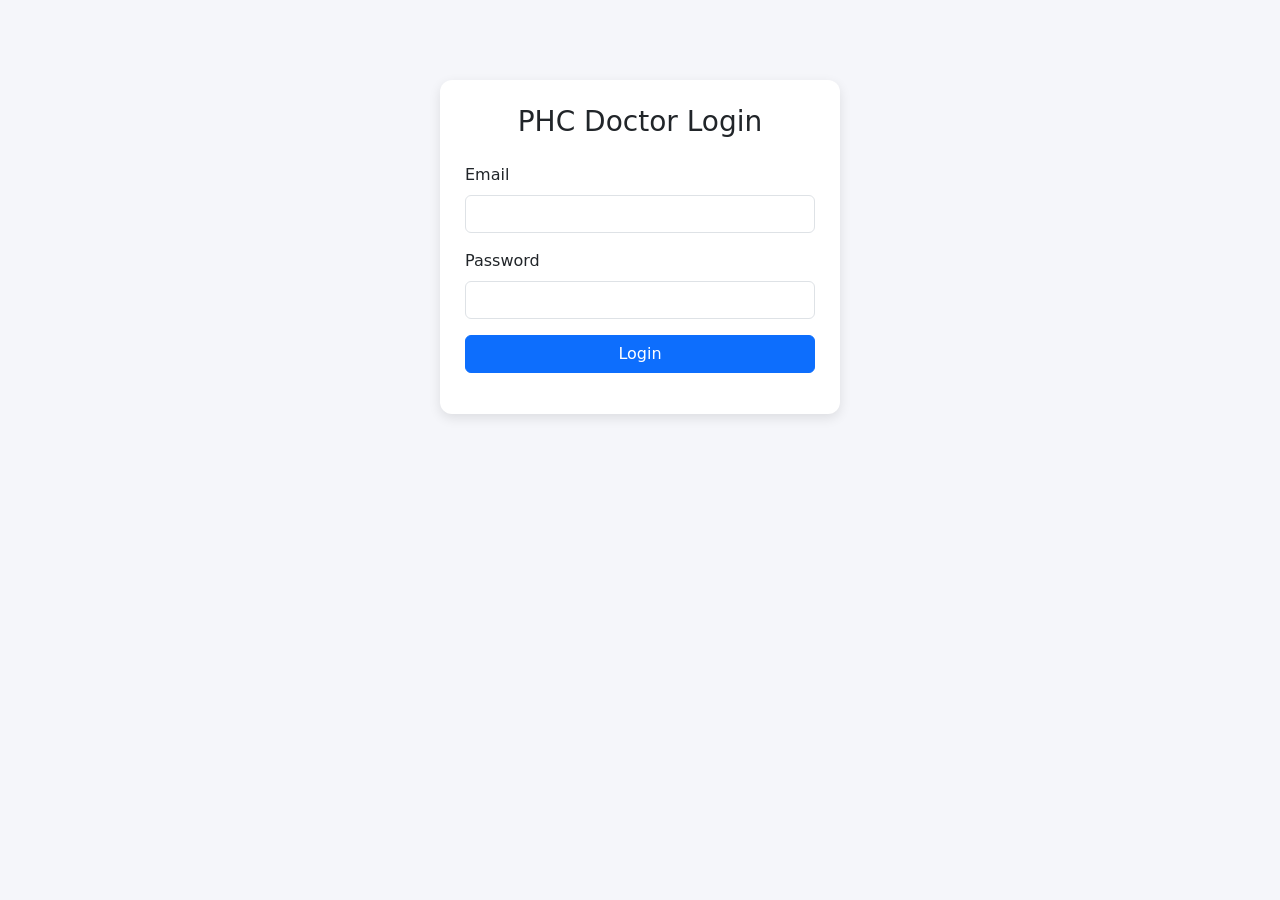
<file: index.html>
<!DOCTYPE html>
<html lang="en">
<head>
    <meta charset="UTF-8">
    <meta name="viewport" content="width=device-width, initial-scale=1.0">
    <title>PHC Doctor Login</title>

    <!-- Bootstrap CDN -->
    <link href="https://cdn.jsdelivr.net/npm/bootstrap@5.3.3/dist/css/bootstrap.min.css" rel="stylesheet">

    <!-- Custom CSS -->
    <style>
        body {
            background-color: #f5f6fa;
        }
        .login-card {
            max-width: 400px;
            margin: 80px auto;
            padding: 25px;
            border-radius: 12px;
            box-shadow: 0 4px 12px rgba(0,0,0,0.1);
            background: white;
        }
    </style>
</head>
<body>

<div class="container">
    <div class="login-card">
        <h3 class="text-center mb-4">PHC Doctor Login</h3>

        <form id="loginForm">
            <div class="mb-3">
                <label class="form-label">Email</label>
                <input type="email" class="form-control" id="email" required>
            </div>

            <div class="mb-3">
                <label class="form-label">Password</label>
                <input type="password" class="form-control" id="password" required>
            </div>

            <button type="submit" class="btn btn-primary w-100">Login</button>
        </form>

        <p id="message" class="text-center mt-3"></p>
    </div>
</div>

<script src="config.js"></script>
<script>
document.getElementById("loginForm").addEventListener("submit", async function(e) {
    e.preventDefault();

    const email = document.getElementById("email").value;
    const password = document.getElementById("password").value;

    try {
        const response = await fetch(`${API_BASE_URL}/auth/login`, {
            method: "POST",
            headers: {
                "Content-Type": "application/json"
            },
            body: JSON.stringify({ email, password })
        });

        const data = await response.json();

        if (!response.ok) {
            document.getElementById("message").innerText = data.message || "Login failed";
            document.getElementById("message").className = "text-danger text-center mt-3";
            return;
        }

        // ✅ Store data
        localStorage.setItem("doctorId", data.doctorId);
        localStorage.setItem("doctorName", data.name);
        localStorage.setItem("role", data.role);

        document.getElementById("message").innerText = "Login successful";
        document.getElementById("message").className = "text-success text-center mt-3";

        // ✅ Redirect based on role
        setTimeout(() => {
            if (data.role === "ADMIN") {
                window.location.href = "ddhcDashboard.html";
            } else {
                window.location.href = "docDashboard.html";
            }
        }, 800);

    } catch (error) {
        console.error(error);
        document.getElementById("message").innerText = "Server error";
        document.getElementById("message").className = "text-danger text-center mt-3";
    }
});
</script>
</body>
</html>
</file>
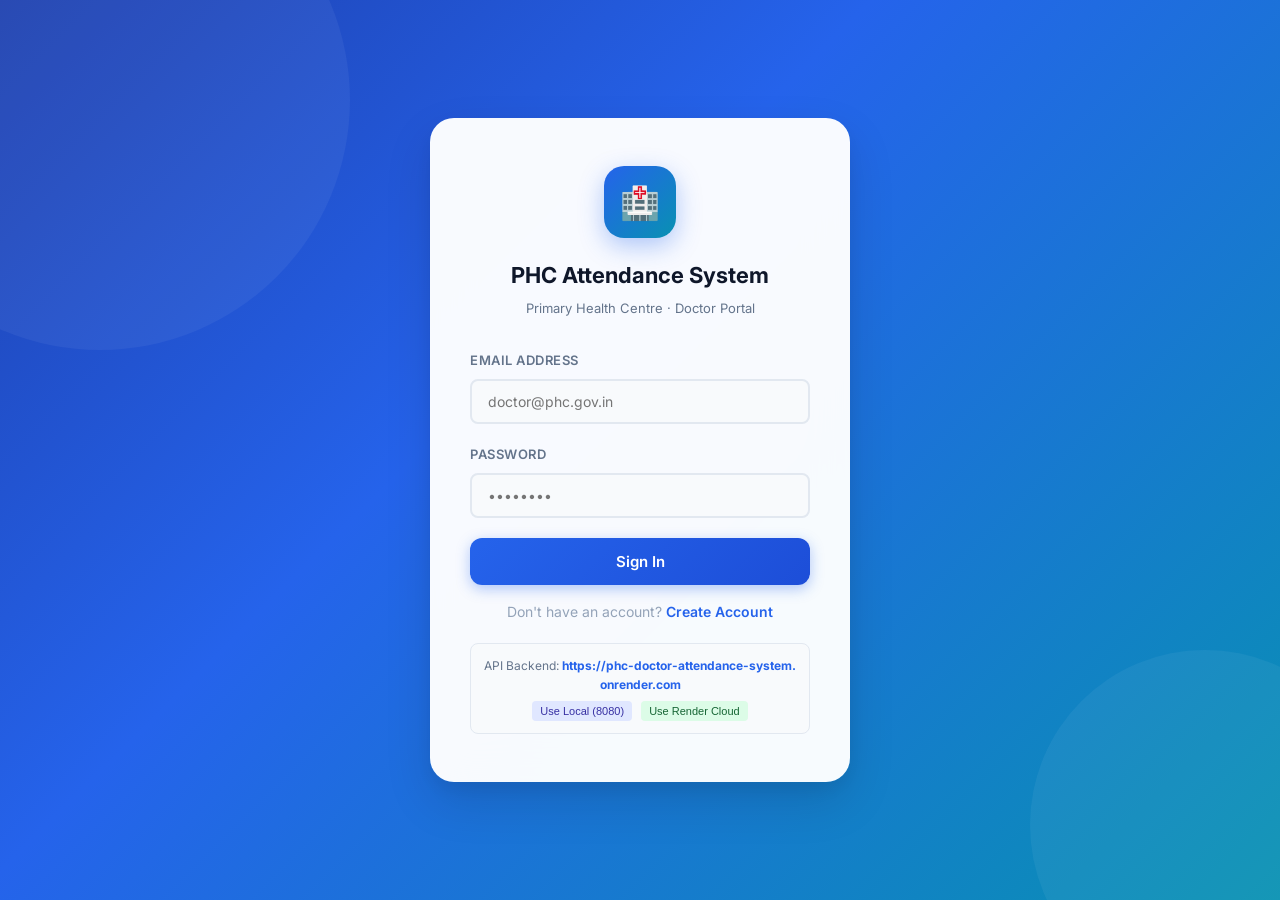
<file: frontend/index.html>
<!DOCTYPE html>
<html lang="en">
<head>
  <meta charset="UTF-8">
  <meta name="viewport" content="width=device-width, initial-scale=1.0">
  <title>PHC Doctor Attendance System - Login</title>
  <meta name="description" content="Login to PHC Doctor Attendance System - Geo-fenced attendance tracking for doctors.">
  <link rel="manifest" href="manifest.json">
  <meta name="theme-color" content="#2563eb">
  <link rel="stylesheet" href="style.css">
</head>
<body>

<div class="login-wrapper">
  <div class="login-card">
    <div class="login-logo">🏥</div>
    <h1 class="login-title">PHC Attendance System</h1>
    <p class="login-subtitle">Primary Health Centre · Doctor Portal</p>

    <form id="loginForm">
      <div class="form-group">
        <label class="form-label" for="email">Email Address</label>
        <input type="email" class="form-control" id="email" placeholder="doctor@phc.gov.in" required>
      </div>

      <div class="form-group">
        <label class="form-label" for="password">Password</label>
        <input type="password" class="form-control" id="password" placeholder="••••••••" required>
      </div>

      <button type="submit" class="btn btn-primary btn-full btn-lg" id="loginBtn">
        Sign In
      </button>

      <p class="text-center mt-3 text-muted" style="font-size:14px;">
        Don't have an account? <a href="register.html" style="color:var(--primary); font-weight:600; text-decoration:none;">Create Account</a>
      </p>
    </form>

    <div class="alert alert-danger" id="errorMsg"></div>
    <div class="alert alert-success" id="successMsg"></div>

    <div style="margin-top:20px; padding:12px; background:#f8fafc; border:1px solid #e2e8f0; border-radius:8px; font-size:12px; text-align:center;">
      <span style="color:#64748b;">API Backend: </span>
      <strong id="connectedApiLabel" style="color:#2563eb; word-break:break-all;">Detecting...</strong>
      <div style="margin-top:6px;">
        <button type="button" onclick="switchBackend('http://localhost:8080')" style="background:#e0e7ff; color:#3730a3; border:none; padding:4px 8px; border-radius:4px; font-size:11px; cursor:pointer; margin-right:6px;">Use Local (8080)</button>
        <button type="button" onclick="switchBackend('https://phc-doctor-attendance-system.onrender.com')" style="background:#dcfce7; color:#166534; border:none; padding:4px 8px; border-radius:4px; font-size:11px; cursor:pointer;">Use Render Cloud</button>
      </div>
    </div>
  </div>
</div>

<script src="config.js"></script>
<script>
document.getElementById("loginForm").addEventListener("submit", async function(e) {
  e.preventDefault();

  const email    = document.getElementById("email").value;
  const password = document.getElementById("password").value;
  const btn      = document.getElementById("loginBtn");
  const errorMsg   = document.getElementById("errorMsg");
  const successMsg = document.getElementById("successMsg");

  errorMsg.classList.remove("show");
  successMsg.classList.remove("show");

  btn.innerHTML = '<span class="spinner"></span> Signing in...';
  btn.disabled = true;

  let deviceId = getSafeStorage("PHC_DEVICE_ID");
  if (!deviceId || API_BASE_URL.includes("onrender.com")) {
    deviceId = "DEV_TEST_RENDER";
    setSafeStorage("PHC_DEVICE_ID", deviceId);
  }

  try {
    const response = await fetch(`${API_BASE_URL}/auth/login`, {
      method: "POST",
      headers: { "Content-Type": "application/json" },
      body: JSON.stringify({ email, password, deviceId })
    });

    const data = await response.json();

    if (!response.ok) {
      const errorText = data.error || data.message || "Invalid email or password";
      if (errorText.includes("Device binding")) {
        try {
          await fetch(`${API_BASE_URL}/auth/reset-device-binding`, {
            method: "POST",
            headers: { "Content-Type": "application/json" },
            body: JSON.stringify({ email })
          });
          const candidateIds = ["DEV_TEST_RENDER", deviceId, null];
          for (let candId of candidateIds) {
            const bodyObj = { email, password };
            if (candId) bodyObj.deviceId = candId;
            const retryRes = await fetch(`${API_BASE_URL}/auth/login`, {
              method: "POST",
              headers: { "Content-Type": "application/json" },
              body: JSON.stringify(bodyObj)
            });
            const retryData = await retryRes.json();
            if (retryRes.ok) {
              setSafeStorage("doctorId",   retryData.doctorId);
              setSafeStorage("doctorName", retryData.name);
              setSafeStorage("role",       (retryData.role || "DOCTOR").toUpperCase());
              if (retryData.token) setSafeStorage("authToken", retryData.token);
              if (candId) setSafeStorage("PHC_DEVICE_ID", candId);
              successMsg.textContent = "Login successful! Redirecting...";
              successMsg.classList.add("show");
              setTimeout(() => {
                window.location.href = (retryData.role || "").toUpperCase() === "ADMIN" ? "ddhcDashboard.html" : "docDashboard.html";
              }, 800);
              return;
            }
          }
        } catch (unbindErr) {}
      }
      errorMsg.textContent = errorText;
      errorMsg.classList.add("show");
      btn.innerHTML = "Sign In";
      btn.disabled = false;
      return;
    }

    setSafeStorage("doctorId",   data.doctorId);
    setSafeStorage("doctorName", data.name);
    setSafeStorage("role",       (data.role || "DOCTOR").toUpperCase());
    if (data.token) setSafeStorage("authToken", data.token);

    successMsg.textContent = "Login successful! Redirecting...";
    successMsg.classList.add("show");

    setTimeout(() => {
      window.location.href = (data.role || "").toUpperCase() === "ADMIN" ? "ddhcDashboard.html" : "docDashboard.html";
    }, 800);

  } catch (error) {
    console.error(error);
    errorMsg.textContent = "Unable to reach backend server (" + API_BASE_URL + "). If using Render Cloud, please wait ~20s for cold-start.";
    errorMsg.classList.add("show");
    btn.innerHTML = "Sign In";
    btn.disabled = false;
  }
});

document.getElementById("connectedApiLabel").innerText = API_BASE_URL;

function switchBackend(url) {
  if (window.location.protocol === "https:" && url.startsWith("http://")) {
    alert("Browser Security Warning: HTTPS pages (like GitHub Pages) block HTTP requests to localhost due to Mixed Content security rules. To test local backend (8080), please open the app via local file:// or http://localhost.");
    return;
  }
  setSafeStorage("API_BASE_URL", url);
  window.location.reload();
}

if ('serviceWorker' in navigator) {
  window.addEventListener('load', () => {
    navigator.serviceWorker.register('sw.js')
      .then(reg => console.log('PWA ServiceWorker active:', reg.scope))
      .catch(err => console.log('ServiceWorker registration failed:', err));
  });
}
</script>
</body>
</html>
</file>
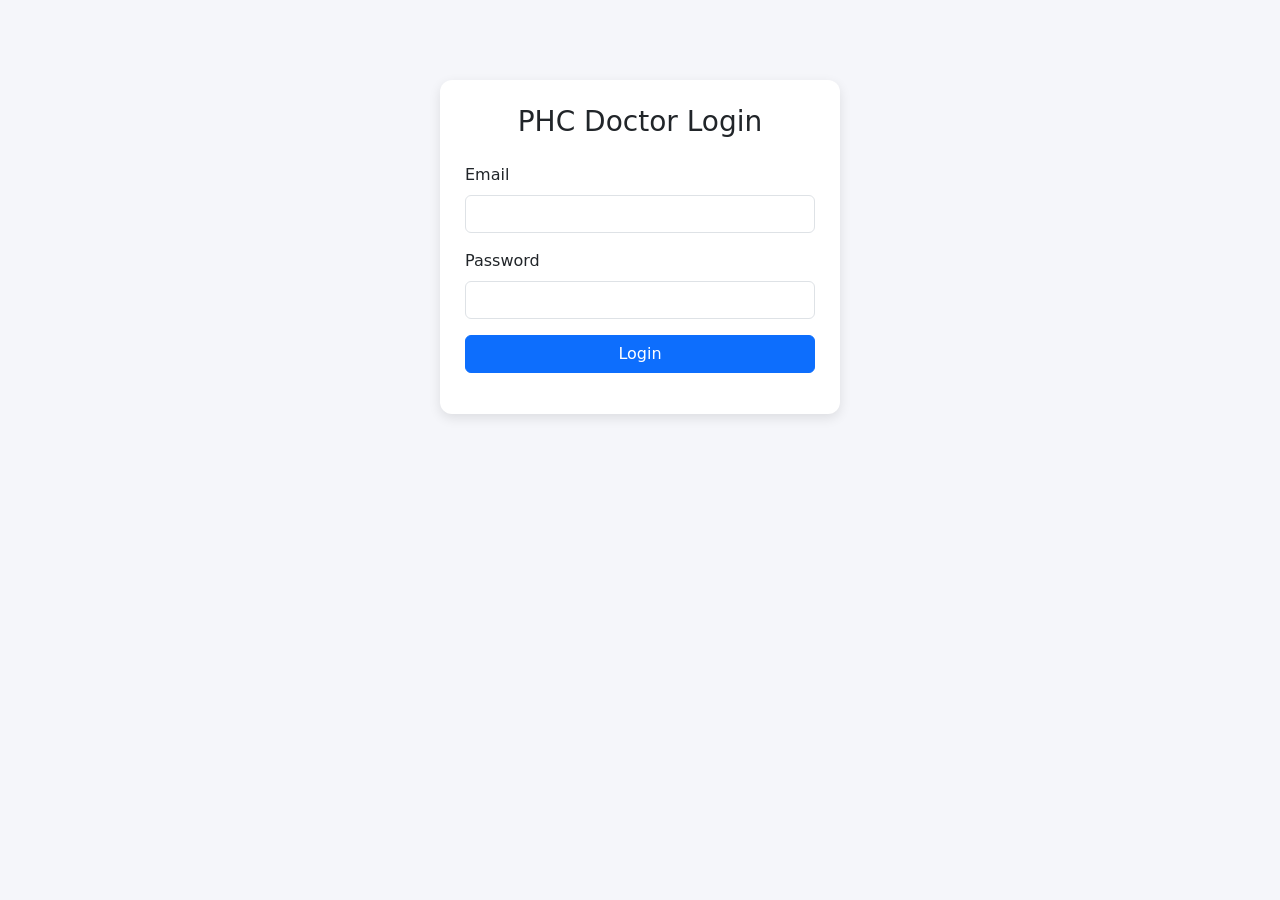
<file: attendanceHistory.html>
<!DOCTYPE html>
<html lang="en">
<head>
  <meta charset="UTF-8">
  <meta name="viewport" content="width=device-width, initial-scale=1.0">
  <title>Attendance History</title>

  <link href="https://cdn.jsdelivr.net/npm/bootstrap@5.3.3/dist/css/bootstrap.min.css" rel="stylesheet">

  <style>
    body {
      background: #f1f5f9;
      font-family: 'Segoe UI', Tahoma, Geneva, Verdana, sans-serif;
    }

    .history-card {
      max-width: 1100px;
      margin: 40px auto;
      background: white;
      border-radius: 18px;
      padding: 25px;
      box-shadow: 0 10px 25px rgba(0,0,0,0.08);
    }

    table th {
      background: #e2e8f0;
    }
  </style>
</head>
<body>

<div class="container">
  <div class="history-card">

    <!-- Header -->
    <div class="d-flex justify-content-between align-items-center mb-3">
      <h3>📊 Attendance History</h3>
      <button class="btn btn-secondary" onclick="goBack()">⬅ Back</button>
    </div>

    <!-- Filter Section -->
    <div class="row g-3 mb-3">
      <div class="col-md-4">
        <label>From Date</label>
        <input type="date" class="form-control" id="fromDate">
      </div>

      <div class="col-md-4">
        <label>To Date</label>
        <input type="date" class="form-control" id="toDate">
      </div>

      <div class="col-md-4 d-grid align-items-end">
        <button class="btn btn-primary" onclick="filterHistory()">🔍 Filter</button>
      </div>
    </div>

    <!-- Table -->
    <div class="table-responsive">
      <table class="table table-bordered table-hover text-center">
        <thead>
          <tr>
            <th>Date</th>
            <th>Check In</th>
            <th>Check Out</th>
            <th>Status</th>
          </tr>
        </thead>
        <tbody id="historyTable">
        </tbody>
      </table>
    </div>

  </div>
</div>

<script src="config.js"></script>
<script>

// ===== Session Check =====
const doctorId = localStorage.getItem("doctorId");

if (!doctorId || doctorId === "undefined" || doctorId === "null") {
  alert("Session expired. Please login again.");
  localStorage.clear();
  window.location.href = "index.html";
}

// ===== Load Full History =====
document.addEventListener("DOMContentLoaded", function () {
  loadHistory();
});

// ===== Load History Function =====
function loadHistory(fromDate = "", toDate = "") {

  let url = `${API_BASE_URL}/attendance/history/${doctorId}`;

  if (fromDate && toDate) {
    url += `?from=${fromDate}&to=${toDate}`;
  }

  fetch(url)
    .then(res => res.json())
    .then(data => {
      renderTable(data);
    })
    .catch(error => {
      console.error("History load error:", error);
      alert("Failed to load history");
    });
}

// ===== Render Table =====
function renderTable(records) {

  const tableBody = document.getElementById("historyTable");
  tableBody.innerHTML = "";

  if (!records || records.length === 0) {
    tableBody.innerHTML = `
      <tr>
        <td colspan="4">No records found</td>
      </tr>
    `;
    return;
  }

  records.forEach(record => {

    let statusClass = "text-danger";

    if (record.status === "PRESENT") statusClass = "text-success";
    if (record.status === "COMPLETED") statusClass = "text-primary";

    tableBody.innerHTML += `
      <tr>
        <td>${record.date}</td>
        <td>${record.checkInTime ? record.checkInTime : "-"}</td>
        <td>${record.checkOutTime ? record.checkOutTime : "-"}</td>
        <td class="${statusClass}">${record.status}</td>
      </tr>
    `;
  });
}

// ===== Filter =====
function filterHistory() {

  const fromDate = document.getElementById("fromDate").value;
  const toDate = document.getElementById("toDate").value;

  if (!fromDate || !toDate) {
    alert("Please select both dates");
    return;
  }

  if (new Date(fromDate) > new Date(toDate)) {
    alert("From date cannot be greater than To date");
    return;
  }

  loadHistory(fromDate, toDate);
}

// ===== Back Button =====
function goBack() {
  window.location.href = "docDashboard.html";
}

</script>

</body>
</html>
</file>
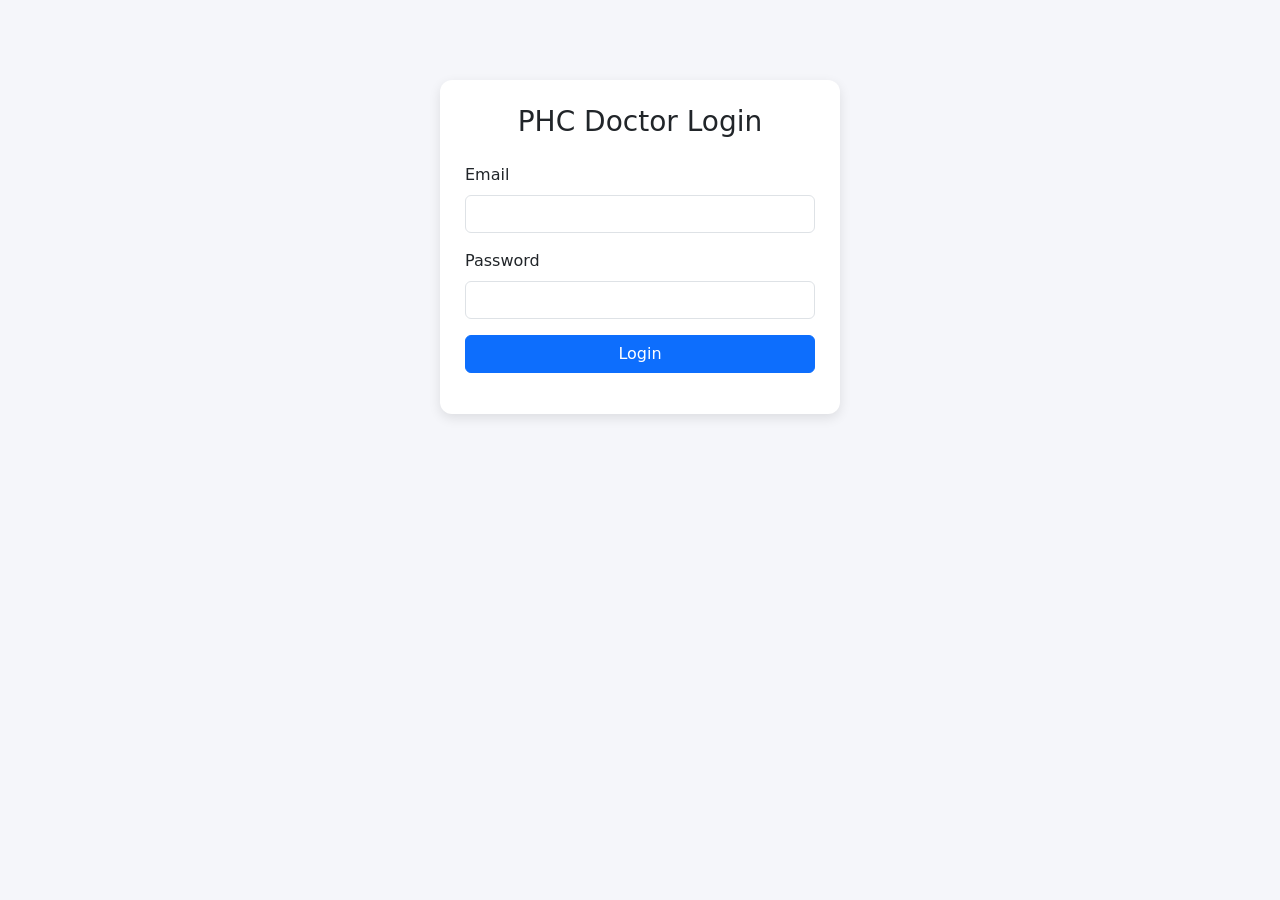
<file: ddhcDashboard.html>
<!DOCTYPE html>
<html lang="en">
<head>
  <meta charset="UTF-8">
  <meta name="viewport" content="width=device-width, initial-scale=1.0">
  <title>DDHS Dashboard</title>

  <!-- Bootstrap -->
  <link href="https://cdn.jsdelivr.net/npm/bootstrap@5.3.3/dist/css/bootstrap.min.css" rel="stylesheet">

  <style>
    body {
      background: #f1f5f9;
      font-family: 'Segoe UI', Tahoma, Geneva, Verdana, sans-serif;
    }

    .dashboard-container {
      max-width: 1200px;
      margin: 40px auto;
    }

    .header-card {
      background: white;
      border-radius: 16px;
      padding: 25px;
      box-shadow: 0 10px 25px rgba(0,0,0,0.08);
      margin-bottom: 25px;
    }

    .stat-card {
      border-radius: 16px;
      padding: 20px;
      color: white;
      font-weight: 600;
      box-shadow: 0 8px 20px rgba(0,0,0,0.08);
    }

    .bg-total { background: linear-gradient(135deg, #3b82f6, #2563eb); }
    .bg-present { background: linear-gradient(135deg, #10b981, #059669); }
    .bg-absent { background: linear-gradient(135deg, #ef4444, #dc2626); }
    .bg-phc { background: linear-gradient(135deg, #6366f1, #4f46e5); }

    .stat-number {
      font-size: 28px;
      font-weight: 700;
    }

    .table-card {
      background: white;
      border-radius: 16px;
      padding: 20px;
      box-shadow: 0 10px 25px rgba(0,0,0,0.08);
    }

    table th {
      background: #e2e8f0;
    }
  </style>
</head>
<body>

<div class="container dashboard-container">

  <!-- Header -->
  <div class="header-card d-flex justify-content-between align-items-center">
    <h3 class="m-0">🏥 DDHS Central Dashboard</h3>
    <button class="btn btn-secondary" onclick="logout()">Logout</button>
  </div>

  <!-- Statistics Row -->
  <div class="row g-4 mb-4">

    <div class="col-md-3">
      <div class="stat-card bg-phc text-center">
        <div>Total PHCs</div>
        <div class="stat-number" id="totalPhc">24</div>
      </div>
    </div>

    <div class="col-md-3">
      <div class="stat-card bg-total text-center">
        <div>Total Doctors</div>
        <div class="stat-number" id="totalDoctors">120</div>
      </div>
    </div>

    <div class="col-md-3">
      <div class="stat-card bg-present text-center">
        <div>Present Today</div>
        <div class="stat-number" id="presentDoctors">98</div>
      </div>
    </div>

    <div class="col-md-3">
      <div class="stat-card bg-absent text-center">
        <div>Absent Today</div>
        <div class="stat-number" id="absentDoctors">22</div>
      </div>
    </div>

  </div>

  <!-- PHC Table -->
  <div class="table-card">
    <h5 class="mb-3">📋 PHC Attendance Overview</h5>

    <div class="table-responsive">
      <table class="table table-bordered table-hover text-center">
        <thead>
          <tr>
            <th>PHC Name</th>
            <th>Total Doctors</th>
            <th>Present</th>
            <th>Absent</th>
            <th>Attendance %</th>
          </tr>
        </thead>
        <tbody id="phcTable">
        </tbody>
      </table>
    </div>
  </div>

</div>

<script src="config.js"></script>
<script>

// 🔐 Role protection
if (localStorage.getItem("role") !== "ADMIN") {
    window.location.href = "index.html";
}

function logout() {
    localStorage.clear();
    window.location.href = "index.html";
}

// 👇 SET DIVISION ID (IMPORTANT)
const divisionId = 1;

// ✅ LOAD SUMMARY
fetch(`${API_BASE_URL}/dashboard/summary/${divisionId}`)
    .then(res => res.json())
    .then(data => {
        document.getElementById("totalPhc").innerText = data.totalPhc;
        document.getElementById("totalDoctors").innerText = data.totalDoctors;
        document.getElementById("presentDoctors").innerText = data.presentDoctors;
        document.getElementById("absentDoctors").innerText = data.absentDoctors;
    });

// ✅ LOAD PHC TABLE
const table = document.getElementById("phcTable");

// show loading
table.innerHTML = "<tr><td colspan='5'>Loading...</td></tr>";

fetch(`${API_BASE_URL}/dashboard/phc-overview/${divisionId}`)
    .then(res => res.json())
    .then(data => {

        // clear loading
        table.innerHTML = "";

        data.forEach(phc => {
            table.innerHTML += `
                <tr>
                    <td>${phc.phcName}</td>
                    <td>${phc.totalDoctors}</td>
                    <td class="${phc.present > 0 ? 'text-success' : 'text-danger'}">
                        ${phc.present}
                    </td>
                    <td class="text-danger">${phc.absent}</td>
                    <td>
                        <span class="badge ${phc.percentage > 50 ? 'bg-success' : 'bg-danger'}">
                            ${phc.percentage}%
                        </span>
                    </td>
                </tr>
            `;
        });
    })
    .catch(err => {
        console.error(err);
        table.innerHTML = "<tr><td colspan='5'>Error loading data</td></tr>";
    });

</script>

</body>
</html>
</file>
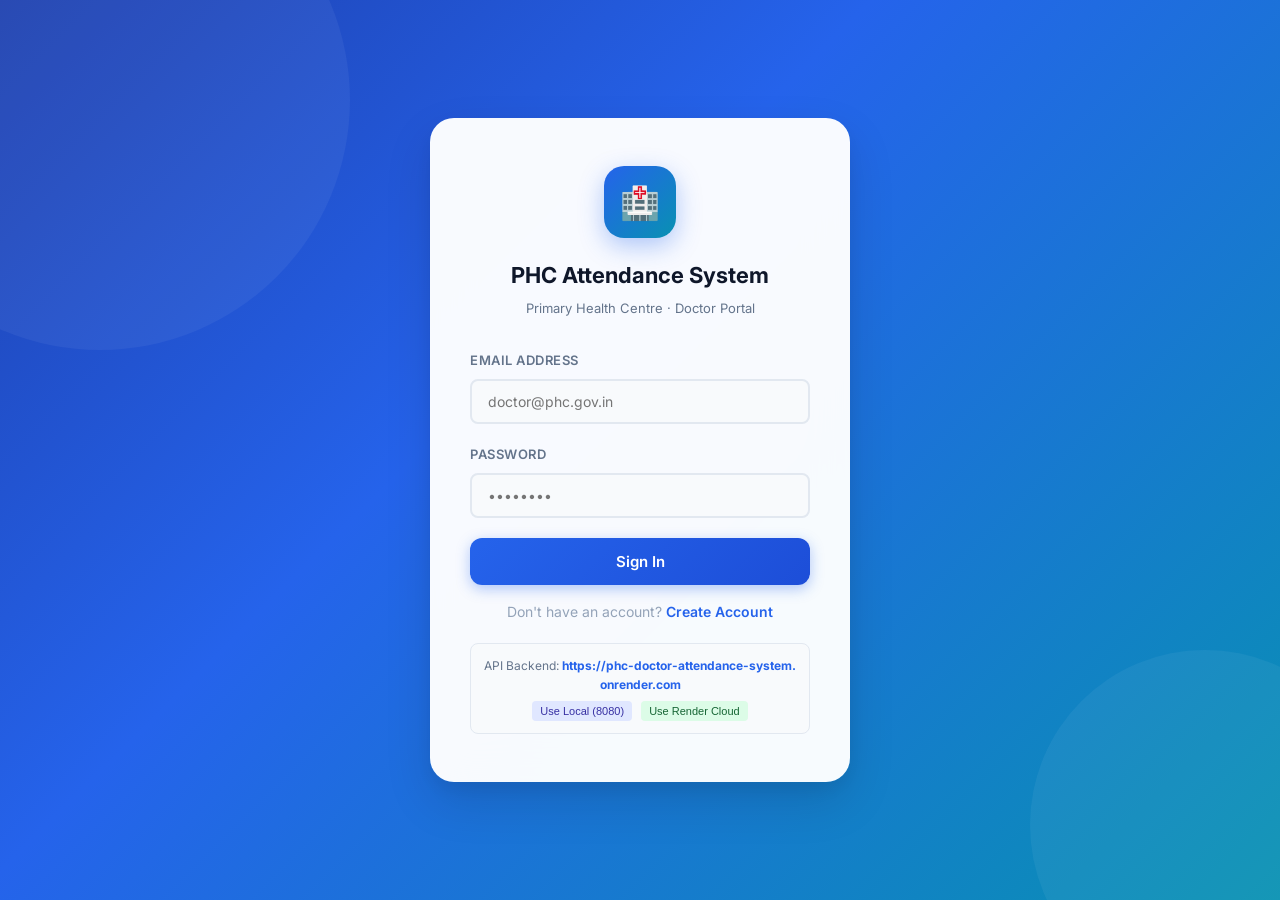
<file: frontend/attendanceHistory.html>
<!DOCTYPE html>
<html lang="en">
<head>
  <meta charset="UTF-8">
  <meta name="viewport" content="width=device-width, initial-scale=1.0">
  <title>Attendance History - PHC Attendance</title>
  <meta name="description" content="View and filter your attendance history with check-in and check-out records.">
  <link rel="manifest" href="manifest.json">
  <meta name="theme-color" content="#2563eb">
  <link rel="stylesheet" href="style.css">
</head>
<body>

<div class="page-bg">
<div class="dashboard-wrapper">

  <!-- Top Bar -->
  <div class="topbar">
    <div class="topbar-brand">
      <div class="topbar-icon">📊</div>
      <div>
        <div class="topbar-title">Attendance History</div>
        <div class="topbar-subtitle" id="doctorSubtitle">Loading...</div>
      </div>
    </div>
    <button class="btn btn-secondary" onclick="goBack()">⬅ Back</button>
  </div>

  <!-- Filter Section -->
  <div class="filter-row">
    <div>
      <label class="form-label" for="fromDate">From Date</label>
      <input type="date" class="form-control" id="fromDate">
    </div>
    <div>
      <label class="form-label" for="toDate">To Date</label>
      <input type="date" class="form-control" id="toDate">
    </div>
    <div>
      <button class="btn btn-primary" onclick="filterHistory()">🔍 Filter</button>
    </div>
  </div>

  <!-- Table -->
  <div class="table-wrapper">
    <div class="table-header">📅 Attendance Records</div>
    <div style="overflow-x:auto;">
      <table class="data-table">
        <thead>
          <tr>
            <th>Date</th>
            <th>Check In</th>
            <th>Check Out</th>
            <th>Status</th>
          </tr>
        </thead>
        <tbody id="historyTable">
          <tr><td colspan="4" class="text-muted" style="padding:30px;">Loading...</td></tr>
        </tbody>
      </table>
    </div>
  </div>

  <!-- Official Footer -->
  <footer class="app-footer">
    🏛️ <strong>Directorate of Public Health &amp; Preventive Medicine</strong> · PHC Attendance &amp; Health Surveillance Platform v2.4
  </footer>

</div>
</div>

<script src="config.js"></script>
<script>

const doctorId   = getSafeStorage("doctorId");
const doctorName = getSafeStorage("doctorName") || "Doctor";

if (!doctorId || doctorId === "undefined" || doctorId === "null") {
  clearSafeStorage();
  window.location.href = "index.html";
}

const cleanName = doctorName.replace(/^Dr\.?\s*/i, '');
document.getElementById("doctorSubtitle").textContent = `Dr. ${cleanName} · Attendance Log`;

document.addEventListener("DOMContentLoaded", () => loadHistory());

function loadHistory(fromDate = "", toDate = "") {
  let url = `${API_BASE_URL}/attendance/history/${doctorId}`;
  if (fromDate && toDate) url += `?from=${fromDate}&to=${toDate}`;

  const tableBody = document.getElementById("historyTable");
  tableBody.innerHTML = `<tr><td colspan="4" class="text-muted" style="padding:24px;">Loading...</td></tr>`;

  fetch(url)
    .then(res => res.json())
    .then(data => renderTable(data))
    .catch(() => {
      tableBody.innerHTML = `<tr><td colspan="4" class="text-danger" style="padding:24px;">Failed to load history</td></tr>`;
    });
}

function renderTable(records) {
  const tableBody = document.getElementById("historyTable");
  tableBody.innerHTML = "";

  if (!records || !Array.isArray(records) || records.length === 0) {
    tableBody.innerHTML = `<tr><td colspan="4" class="text-muted" style="padding:30px;">No records found for selected period</td></tr>`;
    return;
  }

  records.forEach(record => {
    let badgeClass = "badge-danger";
    if (record.status === "PRESENT") badgeClass = "badge-success";
    else if (record.status === "COMPLETED") badgeClass = "badge-primary";
    else if (record.status === "COMPLETED_EARLY") badgeClass = "badge-primary";
    else if (record.status === "LATE") badgeClass = "badge-warning";
    else if (record.status === "ON_LEAVE") badgeClass = "badge-secondary";

    tableBody.innerHTML += `
      <tr>
        <td style="font-weight:600;">${record.date}</td>
        <td>${record.checkInTime  ? `<span class="text-success fw-bold">${record.checkInTime}</span>`  : '<span class="text-muted">—</span>'}</td>
        <td>${record.checkOutTime ? `<span class="text-primary fw-bold">${record.checkOutTime}</span>` : '<span class="text-muted">—</span>'}</td>
        <td><span class="badge ${badgeClass}">${record.status}</span></td>
      </tr>
    `;
  });
}

function filterHistory() {
  const fromDate = document.getElementById("fromDate").value;
  const toDate   = document.getElementById("toDate").value;

  if (!fromDate || !toDate) { alert("Please select both dates"); return; }
  if (new Date(fromDate) > new Date(toDate)) { alert("From date cannot be after To date"); return; }

  loadHistory(fromDate, toDate);
}

function goBack() {
  window.location.href = "docDashboard.html";
}

if ('serviceWorker' in navigator) {
  window.addEventListener('load', () => {
    navigator.serviceWorker.register('sw.js')
      .then(reg => console.log('PWA ServiceWorker active:', reg.scope))
      .catch(err => console.log('ServiceWorker registration failed:', err));
  });
}

</script>
</body>
</html>
</file>
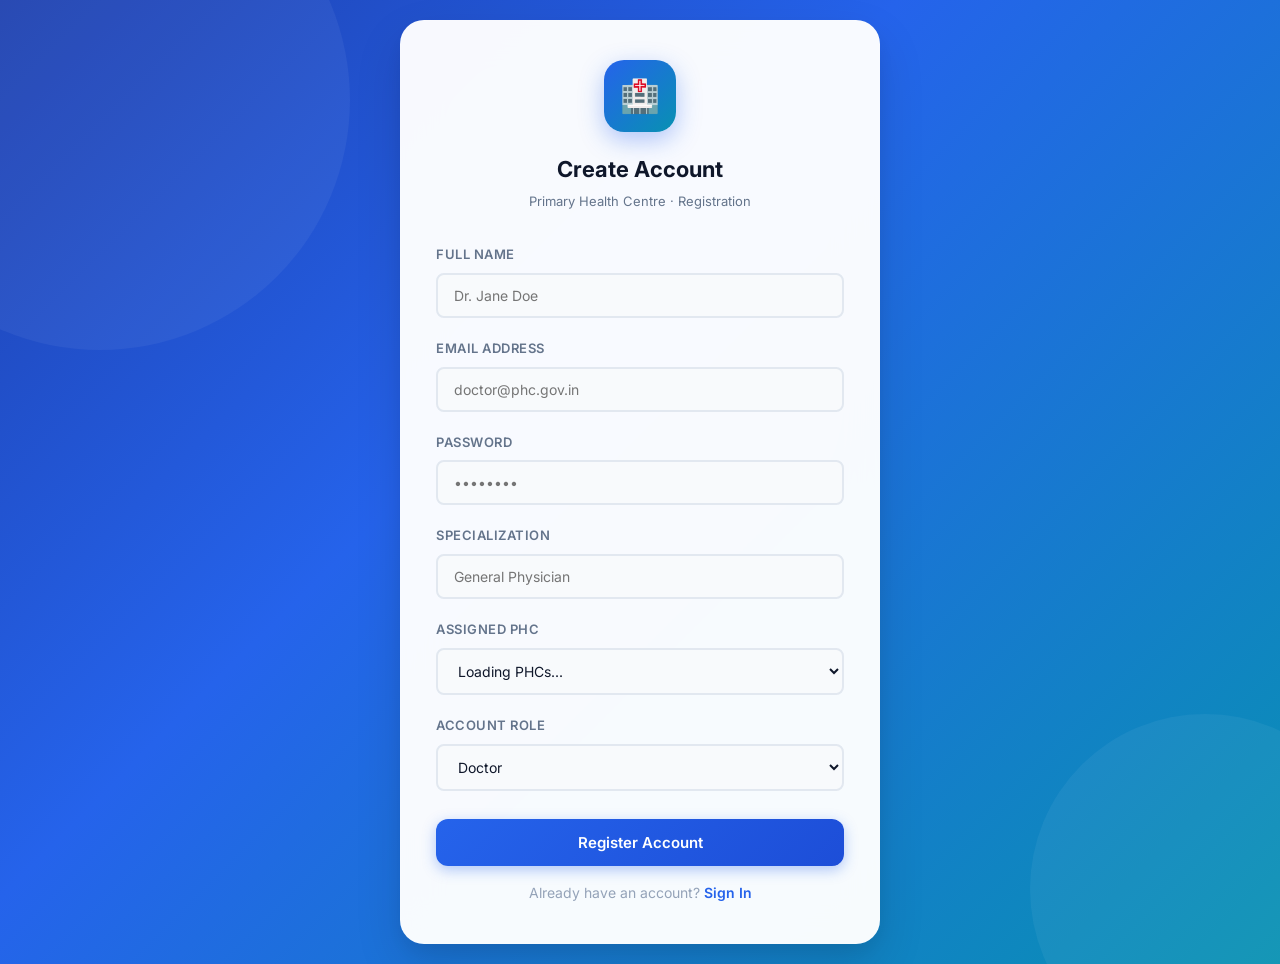
<file: frontend/register.html>
<!DOCTYPE html>
<html lang="en">
<head>
  <meta charset="UTF-8">
  <meta name="viewport" content="width=device-width, initial-scale=1.0">
  <title>PHC Doctor Attendance System - Register</title>
  <meta name="description" content="Register as a Doctor or Admin for PHC Doctor Attendance System.">
  <link rel="manifest" href="manifest.json">
  <meta name="theme-color" content="#2563eb">
  <link rel="stylesheet" href="style.css">
</head>
<body>

<div class="login-wrapper">
  <div class="login-card" style="max-width: 480px; padding: 40px 36px;">
    <div class="login-logo">🏥</div>
    <h1 class="login-title">Create Account</h1>
    <p class="login-subtitle">Primary Health Centre · Registration</p>

    <form id="registerForm">
      <div class="form-group">
        <label class="form-label" for="name">Full Name</label>
        <input type="text" class="form-control" id="name" placeholder="Dr. Jane Doe" required>
      </div>

      <div class="form-group">
        <label class="form-label" for="email">Email Address</label>
        <input type="email" class="form-control" id="email" placeholder="doctor@phc.gov.in" required>
      </div>

      <div class="form-group">
        <label class="form-label" for="password">Password</label>
        <input type="password" class="form-control" id="password" placeholder="••••••••" required>
      </div>

      <div class="form-group">
        <label class="form-label" for="specialization">Specialization</label>
        <input type="text" class="form-control" id="specialization" placeholder="General Physician" required>
      </div>

      <div class="form-group">
        <label class="form-label" for="phcId">Assigned PHC</label>
        <select class="form-control" id="phcId" required>
          <option value="">Loading PHCs...</option>
        </select>
      </div>

      <div class="form-group">
        <label class="form-label" for="role">Account Role</label>
        <select class="form-control" id="role" required>
          <option value="DOCTOR">Doctor</option>
          <option value="ADMIN">Admin / DDHS</option>
        </select>
      </div>

      <button type="submit" class="btn btn-primary btn-full btn-lg mt-2" id="registerBtn">
        Register Account
      </button>

      <p class="text-center mt-3 text-muted" style="font-size:14px;">
        Already have an account? <a href="index.html" style="color:var(--primary); font-weight:600; text-decoration:none;">Sign In</a>
      </p>
    </form>

    <div class="alert alert-danger" id="errorMsg"></div>
    <div class="alert alert-success" id="successMsg"></div>
  </div>
</div>

<script src="config.js"></script>
<script>
document.addEventListener("DOMContentLoaded", async function() {
  const phcSelect = document.getElementById("phcId");
  try {
    const res = await fetch(`${API_BASE_URL}/auth/phcs`);
    const phcs = await res.json();
    if (phcs && phcs.length > 0) {
      phcSelect.innerHTML = phcs.map(phc => `<option value="${phc.id}">${phc.name} (${phc.location})</option>`).join("");
    } else {
      phcSelect.innerHTML = `<option value="1">Thudiyalur PHC (Default)</option>`;
    }
  } catch (err) {
    console.error(err);
    phcSelect.innerHTML = `<option value="1">Thudiyalur PHC (Default)</option>`;
  }
});

document.getElementById("registerForm").addEventListener("submit", async function(e) {
  e.preventDefault();

  const name           = document.getElementById("name").value;
  const email          = document.getElementById("email").value;
  const password       = document.getElementById("password").value;
  const specialization = document.getElementById("specialization").value;
  const phcId          = document.getElementById("phcId").value;
  const role           = document.getElementById("role").value;

  const btn        = document.getElementById("registerBtn");
  const errorMsg   = document.getElementById("errorMsg");
  const successMsg = document.getElementById("successMsg");

  errorMsg.classList.remove("show");
  successMsg.classList.remove("show");

  btn.innerHTML = '<span class="spinner"></span> Registering...';
  btn.disabled = true;

  try {
    const response = await fetch(`${API_BASE_URL}/auth/register`, {
      method: "POST",
      headers: { "Content-Type": "application/json" },
      body: JSON.stringify({ name, email, password, specialization, role, phcId })
    });

    const data = await response.json();

    if (!response.ok || data.error) {
      errorMsg.textContent = data.error || data.message || "Registration failed";
      errorMsg.classList.add("show");
      btn.innerHTML = "Register Account";
      btn.disabled = false;
      return;
    }

    setSafeStorage("doctorId",   data.doctorId);
    setSafeStorage("doctorName", data.name);
    setSafeStorage("role",       (data.role || "DOCTOR").toUpperCase());
    if (data.token) setSafeStorage("authToken", data.token);

    successMsg.textContent = "Registration successful! Redirecting...";
    successMsg.classList.add("show");

    setTimeout(() => {
      window.location.href = (data.role || "").toUpperCase() === "ADMIN" ? "ddhcDashboard.html" : "docDashboard.html";
    }, 1000);

  } catch (error) {
    console.error(error);
    errorMsg.textContent = "Server error. Please try again.";
    errorMsg.classList.add("show");
    btn.innerHTML = "Register Account";
    btn.disabled = false;
});

if ('serviceWorker' in navigator) {
  window.addEventListener('load', () => {
    navigator.serviceWorker.register('sw.js')
      .then(reg => console.log('PWA ServiceWorker active:', reg.scope))
      .catch(err => console.log('ServiceWorker registration failed:', err));
  });
}
</script>
</body>
</html>
</file>
<file: frontend/style.css>
/* ============================================================
   PHC Doctor Attendance System - Global Stylesheet
   Premium Design with Modern UI/UX
   ============================================================ */

/* ---- Google Fonts ---- */
@import url('https://fonts.googleapis.com/css2?family=Inter:wght@300;400;500;600;700;800&display=swap');

/* ---- CSS Variables ---- */
:root {
  --primary:        #2563eb;
  --primary-dark:   #1d4ed8;
  --primary-light:  #eff6ff;
  --success:        #059669;
  --success-light:  #ecfdf5;
  --danger:         #dc2626;
  --danger-light:   #fef2f2;
  --warning:        #d97706;
  --warning-light:  #fffbeb;
  --purple:         #7c3aed;
  --purple-light:   #f5f3ff;

  --bg:             #f0f4ff;
  --surface:        #ffffff;
  --surface-2:      #f8fafc;
  --border:         #e2e8f0;
  --text-primary:   #0f172a;
  --text-secondary: #64748b;
  --text-muted:     #94a3b8;

  --shadow-sm:  0 1px 3px rgba(0,0,0,0.08), 0 1px 2px rgba(0,0,0,0.04);
  --shadow-md:  0 4px 16px rgba(0,0,0,0.08), 0 2px 6px rgba(0,0,0,0.04);
  --shadow-lg:  0 10px 32px rgba(0,0,0,0.10), 0 4px 12px rgba(0,0,0,0.05);
  --shadow-xl:  0 20px 48px rgba(0,0,0,0.12), 0 8px 20px rgba(0,0,0,0.06);

  --radius-sm:  8px;
  --radius-md:  12px;
  --radius-lg:  18px;
  --radius-xl:  24px;

  --transition: all 0.25s cubic-bezier(0.4, 0, 0.2, 1);
}

/* ---- Reset & Base ---- */
*, *::before, *::after { box-sizing: border-box; margin: 0; padding: 0; }

body {
  font-family: 'Inter', system-ui, -apple-system, sans-serif;
  background: var(--bg);
  color: var(--text-primary);
  font-size: 15px;
  line-height: 1.6;
  min-height: 100vh;
}

/* ============================================================
   BACKGROUND GRADIENT WRAPPER
   ============================================================ */
.page-bg {
  min-height: 100vh;
  background: linear-gradient(135deg, #e0e7ff 0%, #f0f4ff 40%, #e8f5e9 100%);
  padding: 20px 16px 40px;
}

/* ============================================================
   LOGIN PAGE
   ============================================================ */
.login-wrapper {
  min-height: 100vh;
  display: flex;
  align-items: center;
  justify-content: center;
  background: linear-gradient(135deg, #1e40af 0%, #2563eb 40%, #0891b2 100%);
  padding: 20px;
  position: relative;
  overflow: hidden;
}

.login-wrapper::before {
  content: '';
  position: absolute;
  width: 500px; height: 500px;
  border-radius: 50%;
  background: rgba(255,255,255,0.05);
  top: -150px; left: -150px;
  animation: float 8s ease-in-out infinite;
}

.login-wrapper::after {
  content: '';
  position: absolute;
  width: 350px; height: 350px;
  border-radius: 50%;
  background: rgba(255,255,255,0.05);
  bottom: -100px; right: -100px;
  animation: float 6s ease-in-out infinite reverse;
}

@keyframes float {
  0%, 100% { transform: translateY(0) rotate(0deg); }
  50%       { transform: translateY(-30px) rotate(5deg); }
}

.login-card {
  background: rgba(255,255,255,0.97);
  backdrop-filter: blur(20px);
  border-radius: var(--radius-xl);
  padding: 48px 40px;
  width: 100%;
  max-width: 420px;
  box-shadow: var(--shadow-xl);
  position: relative;
  z-index: 1;
  animation: slideUp 0.5s ease;
}

@keyframes slideUp {
  from { opacity: 0; transform: translateY(30px); }
  to   { opacity: 1; transform: translateY(0); }
}

.login-logo {
  width: 72px; height: 72px;
  background: linear-gradient(135deg, #2563eb, #0891b2);
  border-radius: 20px;
  display: flex;
  align-items: center;
  justify-content: center;
  font-size: 32px;
  margin: 0 auto 20px;
  box-shadow: 0 8px 24px rgba(37,99,235,0.35);
}

.login-title {
  font-size: 22px;
  font-weight: 700;
  color: var(--text-primary);
  text-align: center;
  margin-bottom: 4px;
}

.login-subtitle {
  font-size: 13px;
  color: var(--text-secondary);
  text-align: center;
  margin-bottom: 32px;
}

/* ============================================================
   FORM CONTROLS
   ============================================================ */
.form-group {
  margin-bottom: 20px;
}

.form-label {
  font-size: 13px;
  font-weight: 600;
  color: var(--text-secondary);
  text-transform: uppercase;
  letter-spacing: 0.5px;
  margin-bottom: 8px;
  display: block;
}

.form-control {
  width: 100%;
  padding: 12px 16px;
  border: 2px solid var(--border);
  border-radius: var(--radius-sm);
  font-family: 'Inter', sans-serif;
  font-size: 14px;
  color: var(--text-primary);
  background: var(--surface-2);
  transition: var(--transition);
  outline: none;
}

.form-control:focus {
  border-color: var(--primary);
  background: var(--surface);
  box-shadow: 0 0 0 4px rgba(37,99,235,0.12);
}

/* ============================================================
   BUTTONS
   ============================================================ */
.btn {
  display: inline-flex;
  align-items: center;
  justify-content: center;
  gap: 8px;
  padding: 11px 20px;
  border-radius: var(--radius-sm);
  font-family: 'Inter', sans-serif;
  font-size: 14px;
  font-weight: 600;
  border: none;
  cursor: pointer;
  transition: var(--transition);
  text-decoration: none;
  white-space: nowrap;
}

.btn-primary {
  background: linear-gradient(135deg, var(--primary), var(--primary-dark));
  color: white;
  box-shadow: 0 4px 14px rgba(37,99,235,0.35);
}

.btn-primary:hover {
  transform: translateY(-2px);
  box-shadow: 0 8px 20px rgba(37,99,235,0.45);
}

.btn-primary:active { transform: translateY(0); }

.btn-success {
  background: linear-gradient(135deg, #10b981, var(--success));
  color: white;
  box-shadow: 0 4px 14px rgba(5,150,105,0.30);
}

.btn-success:hover {
  transform: translateY(-2px);
  box-shadow: 0 8px 20px rgba(5,150,105,0.40);
}

.btn-danger {
  background: linear-gradient(135deg, #ef4444, var(--danger));
  color: white;
  box-shadow: 0 4px 14px rgba(220,38,38,0.30);
}

.btn-danger:hover {
  transform: translateY(-2px);
  box-shadow: 0 8px 20px rgba(220,38,38,0.40);
}

.btn-secondary {
  background: var(--surface);
  color: var(--text-secondary);
  border: 2px solid var(--border);
  box-shadow: var(--shadow-sm);
}

.btn-secondary:hover {
  background: var(--surface-2);
  color: var(--text-primary);
  border-color: #cbd5e1;
}

.btn-outline {
  background: transparent;
  color: var(--primary);
  border: 2px solid var(--primary);
}

.btn-outline:hover {
  background: var(--primary);
  color: white;
}

.btn-full { width: 100%; }
.btn-lg { padding: 14px 24px; font-size: 15px; border-radius: var(--radius-md); }

/* ============================================================
   CARDS
   ============================================================ */
.card {
  background: var(--surface);
  border-radius: var(--radius-lg);
  box-shadow: var(--shadow-md);
  transition: var(--transition);
  border: 1px solid rgba(226,232,240,0.6);
}

.card:hover { box-shadow: var(--shadow-lg); }

.card-body { padding: 24px; }
.card-header {
  padding: 20px 24px;
  border-bottom: 1px solid var(--border);
  font-weight: 700;
  font-size: 16px;
  display: flex;
  align-items: center;
  gap: 10px;
}

/* ============================================================
   DASHBOARD LAYOUT
   ============================================================ */
.dashboard-wrapper {
  max-width: 1280px;
  margin: 0 auto;
  padding: 0 8px;
}

/* Top Navigation Bar */
.topbar {
  background: var(--surface);
  border-radius: var(--radius-lg);
  padding: 18px 28px;
  display: flex;
  align-items: center;
  justify-content: space-between;
  box-shadow: var(--shadow-md);
  margin-bottom: 28px;
  border-bottom: 3px solid var(--primary);
}

.topbar-brand {
  display: flex;
  align-items: center;
  gap: 14px;
}

.topbar-icon {
  width: 44px; height: 44px;
  background: linear-gradient(135deg, var(--primary), #0891b2);
  border-radius: var(--radius-sm);
  display: flex;
  align-items: center;
  justify-content: center;
  font-size: 20px;
  box-shadow: 0 4px 12px rgba(37,99,235,0.25);
}

.topbar-title {
  font-size: 18px;
  font-weight: 700;
  color: var(--text-primary);
}

.topbar-subtitle {
  font-size: 12px;
  color: var(--text-secondary);
  font-weight: 400;
}

/* ============================================================
   STAT CARDS
   ============================================================ */
.stats-grid {
  display: grid;
  grid-template-columns: repeat(auto-fit, minmax(200px, 1fr));
  gap: 20px;
  margin-bottom: 28px;
}

.stat-card {
  border-radius: var(--radius-lg);
  padding: 24px 20px;
  color: white;
  position: relative;
  overflow: hidden;
  transition: var(--transition);
  box-shadow: var(--shadow-md);
}

.stat-card::before {
  content: '';
  position: absolute;
  top: -20px; right: -20px;
  width: 100px; height: 100px;
  border-radius: 50%;
  background: rgba(255,255,255,0.12);
  transition: var(--transition);
}

.stat-card:hover {
  transform: translateY(-4px);
  box-shadow: var(--shadow-xl);
}

.stat-card:hover::before { transform: scale(1.3); }

.stat-card-phc    { background: linear-gradient(135deg, #7c3aed, #6d28d9); }
.stat-card-total  { background: linear-gradient(135deg, #2563eb, #1d4ed8); }
.stat-card-present{ background: linear-gradient(135deg, #059669, #047857); }
.stat-card-absent { background: linear-gradient(135deg, #dc2626, #b91c1c); }

.stat-label {
  font-size: 13px;
  font-weight: 500;
  opacity: 0.85;
  margin-bottom: 8px;
  text-transform: uppercase;
  letter-spacing: 0.5px;
}

.stat-value {
  font-size: 36px;
  font-weight: 800;
  line-height: 1;
}

.stat-icon {
  position: absolute;
  bottom: 14px; right: 18px;
  font-size: 36px;
  opacity: 0.25;
}

/* ============================================================
   TABLE
   ============================================================ */
.table-wrapper {
  background: var(--surface);
  border-radius: var(--radius-lg);
  box-shadow: var(--shadow-md);
  overflow: hidden;
  border: 1px solid rgba(226,232,240,0.5);
}

.table-header {
  padding: 20px 24px;
  border-bottom: 1px solid var(--border);
  font-size: 15px;
  font-weight: 700;
  color: var(--text-primary);
  display: flex;
  align-items: center;
  gap: 10px;
  background: var(--surface-2);
}

.data-table {
  width: 100%;
  border-collapse: collapse;
}

.data-table thead th {
  background: #f1f5f9;
  color: var(--text-secondary);
  font-size: 12px;
  font-weight: 700;
  text-transform: uppercase;
  letter-spacing: 0.6px;
  padding: 14px 20px;
  border-bottom: 2px solid var(--border);
  text-align: center;
}

.data-table tbody td {
  padding: 14px 20px;
  border-bottom: 1px solid #f1f5f9;
  text-align: center;
  font-size: 14px;
  color: var(--text-primary);
  transition: background 0.15s;
}

.data-table tbody tr:last-child td { border-bottom: none; }

.data-table tbody tr:hover td { background: #f8faff; }

/* ============================================================
   BADGES
   ============================================================ */
.badge {
  display: inline-flex;
  align-items: center;
  gap: 4px;
  padding: 4px 12px;
  border-radius: 100px;
  font-size: 12px;
  font-weight: 600;
  letter-spacing: 0.3px;
}

.badge-success { background: var(--success-light); color: var(--success); }
.badge-danger  { background: var(--danger-light);  color: var(--danger);  }
.badge-primary { background: var(--primary-light); color: var(--primary); }
.badge-warning { background: var(--warning-light); color: var(--warning); }

/* ============================================================
   DOCTOR DASHBOARD SPECIFICS
   ============================================================ */
.status-banner {
  background: linear-gradient(135deg, #f8fafc, #eff6ff);
  border-radius: var(--radius-lg);
  padding: 28px;
  text-align: center;
  margin-bottom: 24px;
  border: 1px solid var(--border);
  box-shadow: var(--shadow-sm);
}

.status-label {
  font-size: 13px;
  font-weight: 600;
  color: var(--text-secondary);
  text-transform: uppercase;
  letter-spacing: 0.5px;
  margin-bottom: 8px;
}

.status-value {
  font-size: 28px;
  font-weight: 800;
}

.status-value.present { color: var(--success); }
.status-value.absent  { color: var(--danger);  }

.map-wrapper {
  background: var(--surface);
  border-radius: var(--radius-lg);
  padding: 20px;
  box-shadow: var(--shadow-md);
  margin-bottom: 24px;
  border: 1px solid rgba(226,232,240,0.5);
}

.map-header {
  font-size: 14px;
  font-weight: 700;
  color: var(--text-primary);
  margin-bottom: 14px;
  display: flex;
  align-items: center;
  gap: 8px;
}

#map {
  width: 100%;
  height: 300px;
  border-radius: var(--radius-md);
  overflow: hidden;
  border: 1px solid var(--border);
}

.action-grid {
  display: grid;
  grid-template-columns: repeat(3, 1fr);
  gap: 14px;
}

/* ============================================================
   HISTORY PAGE
   ============================================================ */
.filter-row {
  display: grid;
  grid-template-columns: 1fr 1fr auto;
  gap: 14px;
  align-items: end;
  margin-bottom: 24px;
  background: var(--surface-2);
  padding: 20px;
  border-radius: var(--radius-md);
  border: 1px solid var(--border);
}

.filter-row .form-label {
  margin-bottom: 6px;
}

/* ============================================================
   ALERT / MESSAGE
   ============================================================ */
.alert {
  padding: 12px 18px;
  border-radius: var(--radius-sm);
  font-size: 14px;
  font-weight: 500;
  margin-top: 16px;
  text-align: center;
  display: none;
}

.alert.show { display: block; animation: fadeIn 0.3s ease; }

.alert-success { background: var(--success-light); color: var(--success); border: 1px solid #a7f3d0; }
.alert-danger  { background: var(--danger-light);  color: var(--danger);  border: 1px solid #fecaca; }

@keyframes fadeIn {
  from { opacity: 0; transform: translateY(-8px); }
  to   { opacity: 1; transform: translateY(0); }
}

/* ============================================================
   LOADING SPINNER
   ============================================================ */
.spinner {
  width: 22px; height: 22px;
  border: 3px solid rgba(255,255,255,0.4);
  border-top-color: white;
  border-radius: 50%;
  animation: spin 0.7s linear infinite;
  display: inline-block;
}

@keyframes spin { to { transform: rotate(360deg); } }

/* ============================================================
   UTILITY CLASSES
   ============================================================ */
.text-success { color: var(--success) !important; }
.text-danger  { color: var(--danger)  !important; }
.text-primary { color: var(--primary) !important; }
.text-muted   { color: var(--text-muted) !important; }
.text-center  { text-align: center; }
.fw-bold      { font-weight: 700; }
.mt-1  { margin-top: 4px; }
.mt-2  { margin-top: 8px; }
.mt-3  { margin-top: 16px; }
.mb-1  { margin-bottom: 4px; }
.mb-2  { margin-bottom: 8px; }
.mb-3  { margin-bottom: 16px; }
.w-100 { width: 100%; }
.d-flex { display: flex; }
.align-center { align-items: center; }
.justify-between { justify-content: space-between; }
.gap-2 { gap: 8px; }
.gap-3 { gap: 16px; }

/* ============================================================
   RESPONSIVE
   ============================================================ */
@media (max-width: 768px) {
  .topbar { flex-direction: column; gap: 14px; text-align: center; }
  .stats-grid { grid-template-columns: repeat(2, 1fr); }
  .action-grid { grid-template-columns: 1fr; }
  .filter-row { grid-template-columns: 1fr; }
  .login-card { padding: 32px 24px; }
}

@media (max-width: 480px) {
  .stats-grid { grid-template-columns: 1fr 1fr; }
  .stat-value { font-size: 28px; }
}

/* ============================================================
   PULSE ANIMATIONS & FOOTER POLISH
   ============================================================ */
@keyframes pulse-glow {
  0% { box-shadow: 0 0 0 0 rgba(16, 185, 129, 0.4); }
  70% { box-shadow: 0 0 0 8px rgba(16, 185, 129, 0); }
  100% { box-shadow: 0 0 0 0 rgba(16, 185, 129, 0); }
}

@keyframes pulse-red-glow {
  0% { box-shadow: 0 0 0 0 rgba(225, 29, 72, 0.4); }
  70% { box-shadow: 0 0 0 8px rgba(225, 29, 72, 0); }
  100% { box-shadow: 0 0 0 0 rgba(225, 29, 72, 0); }
}

.pulse-green { animation: pulse-glow 2s infinite; border-radius: 20px; }
.pulse-red { animation: pulse-red-glow 2s infinite; border-radius: 20px; }

.app-footer {
  margin-top: 36px;
  padding: 20px 16px;
  text-align: center;
  font-size: 13px;
  color: #64748b;
  border-top: 1px solid #e2e8f0;
  border-radius: 12px;
  background: rgba(255, 255, 255, 0.6);
  backdrop-filter: blur(8px);
}
</file>
